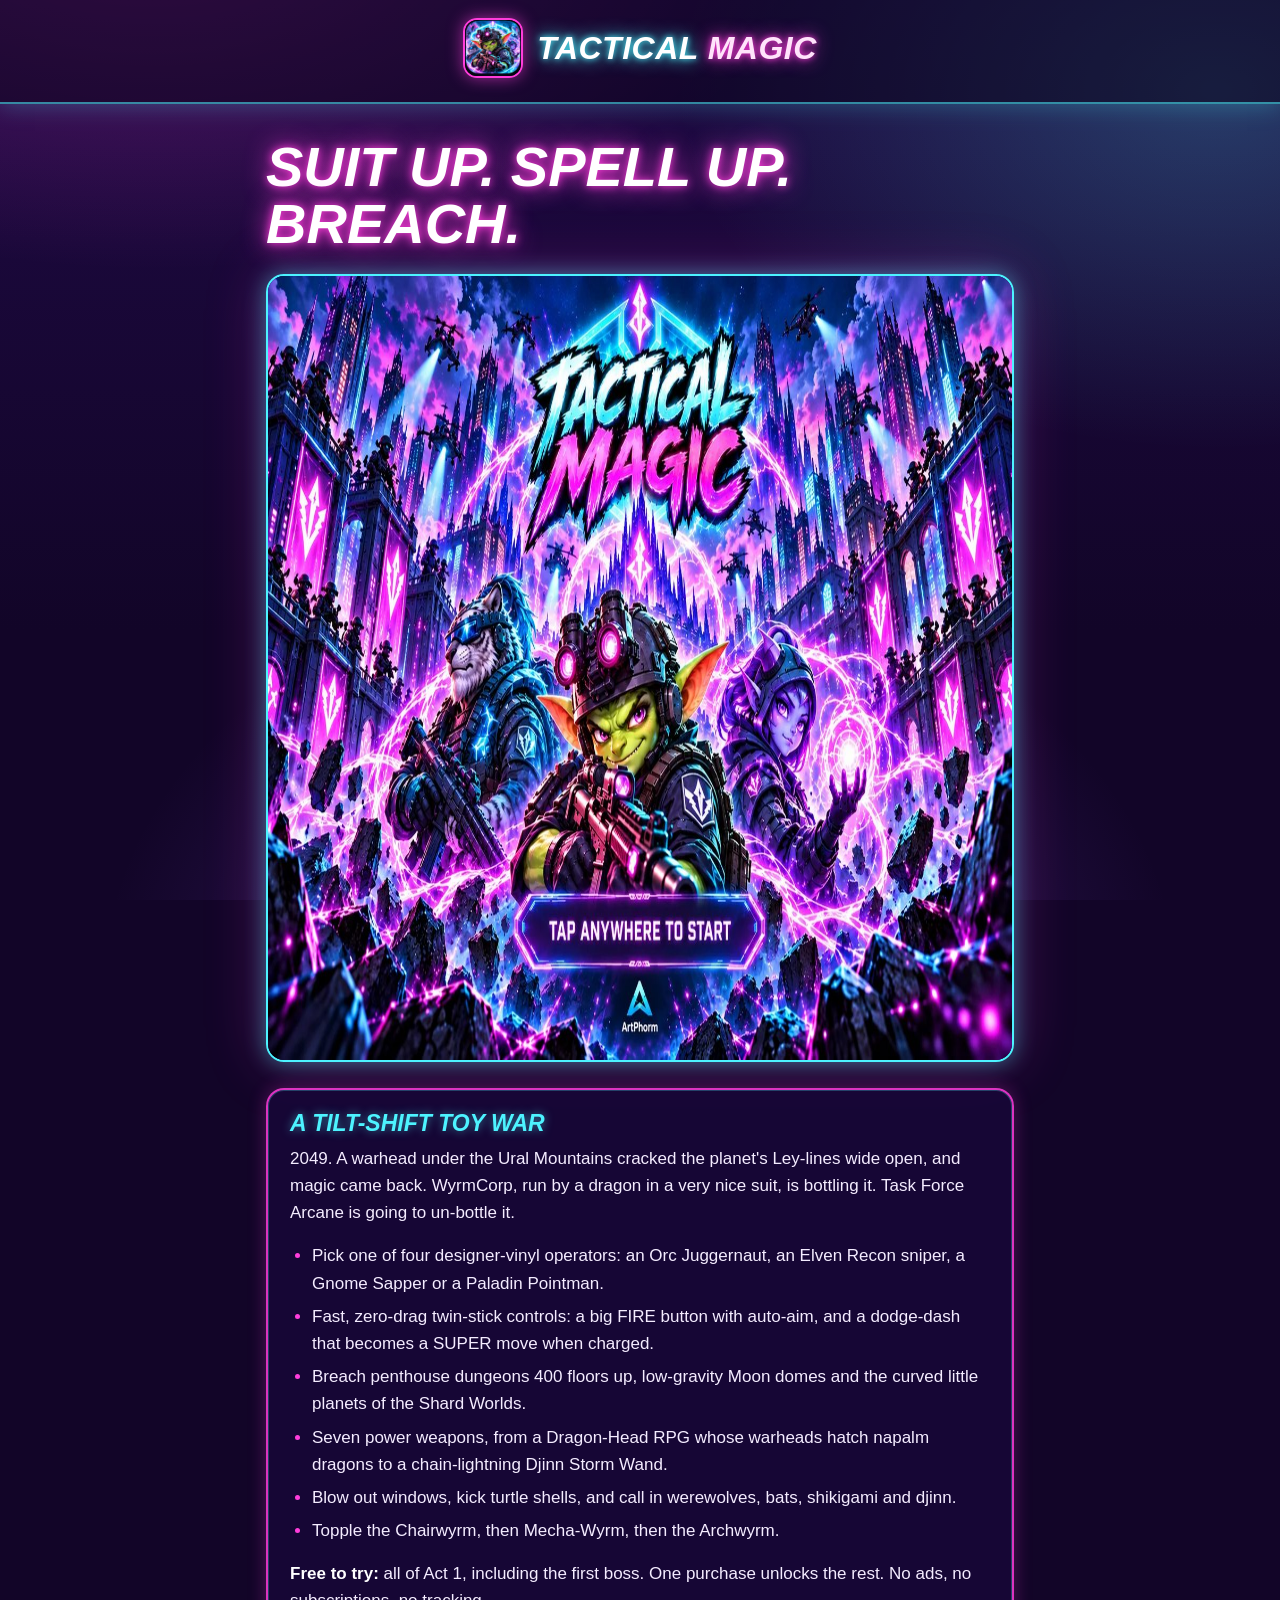
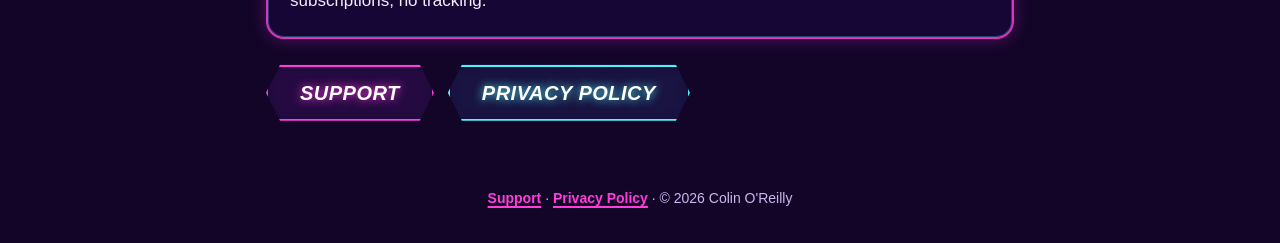
<file: index.html>
<!DOCTYPE html>
<html lang="en">
<head>
  <meta charset="utf-8">
  <meta name="viewport" content="width=device-width, initial-scale=1">
  <meta name="color-scheme" content="dark">
  <meta name="theme-color" content="#120528">
  <title>Tactical Magic</title>
  <meta name="description" content="Tactical Magic: a tilt-shift toy-soldier shooter for iPhone and iPad. Pick an orc, elf, gnome or paladin and breach a dragon CEO's tower.">
  <link rel="icon" href="icon.png">
  <link rel="apple-touch-icon" href="icon.png">
  <link rel="stylesheet" href="style.css">
</head>
<body>
  <header class="band">
    <a class="home" href="./"><img src="icon.png" alt="Tactical Magic app icon"><span class="logo">Tactical <em>Magic</em></span></a>
  </header>
  <main>
    <h1>Suit up. Spell up. Breach.</h1>
    <img class="hero" src="poster.jpg" width="1400" height="788" alt="Tactical Magic key art: a goblin commando in night-vision goggles aims a glowing rifle, flanked by a tiger operator and an elf sorceress, in front of a neon castle city">
    <section class="panel">
      <h2>A tilt-shift toy war</h2>
      <p>2049. A warhead under the Ural Mountains cracked the planet's Ley-lines wide open, and magic came back.
        WyrmCorp, run by a dragon in a very nice suit, is bottling it. Task Force Arcane is going to un-bottle it.</p>
      <ul>
        <li>Pick one of four designer-vinyl operators: an Orc Juggernaut, an Elven Recon sniper, a Gnome Sapper or a Paladin Pointman.</li>
        <li>Fast, zero-drag twin-stick controls: a big FIRE button with auto-aim, and a dodge-dash that becomes a SUPER move when charged.</li>
        <li>Breach penthouse dungeons 400 floors up, low-gravity Moon domes and the curved little planets of the Shard Worlds.</li>
        <li>Seven power weapons, from a Dragon-Head RPG whose warheads hatch napalm dragons to a chain-lightning Djinn Storm Wand.</li>
        <li>Blow out windows, kick turtle shells, and call in werewolves, bats, shikigami and djinn.</li>
        <li>Topple the Chairwyrm, then Mecha-Wyrm, then the Archwyrm.</li>
      </ul>
      <p><strong>Free to try:</strong> all of Act 1, including the first boss. One purchase unlocks the rest.
        No ads, no subscriptions, no tracking.</p>
    </section>
    <div class="links">
      <a class="button" href="support.html">Support</a>
      <a class="button alt" href="privacy.html">Privacy Policy</a>
    </div>
  </main>
  <footer><a href="support.html">Support</a> · <a href="privacy.html">Privacy Policy</a> · © 2026 Colin O'Reilly</footer>
</body>
</html>
</file>
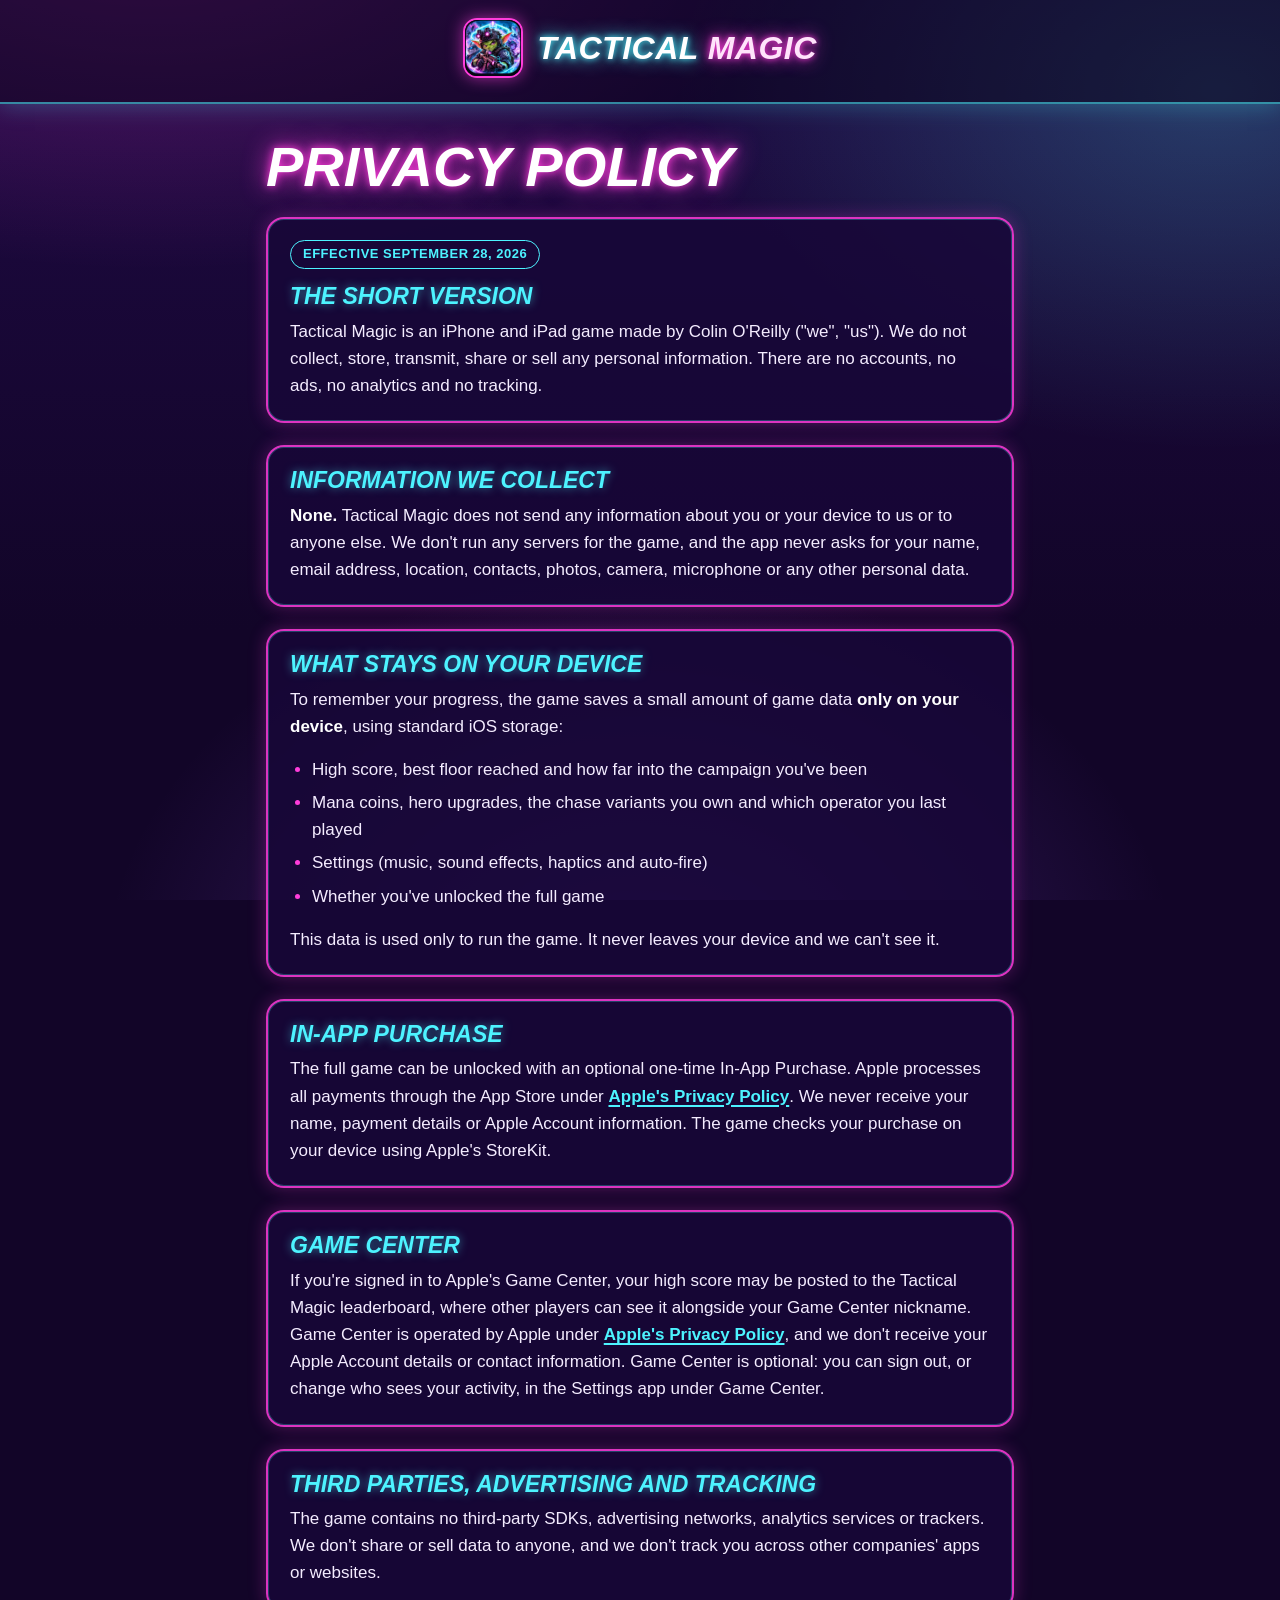
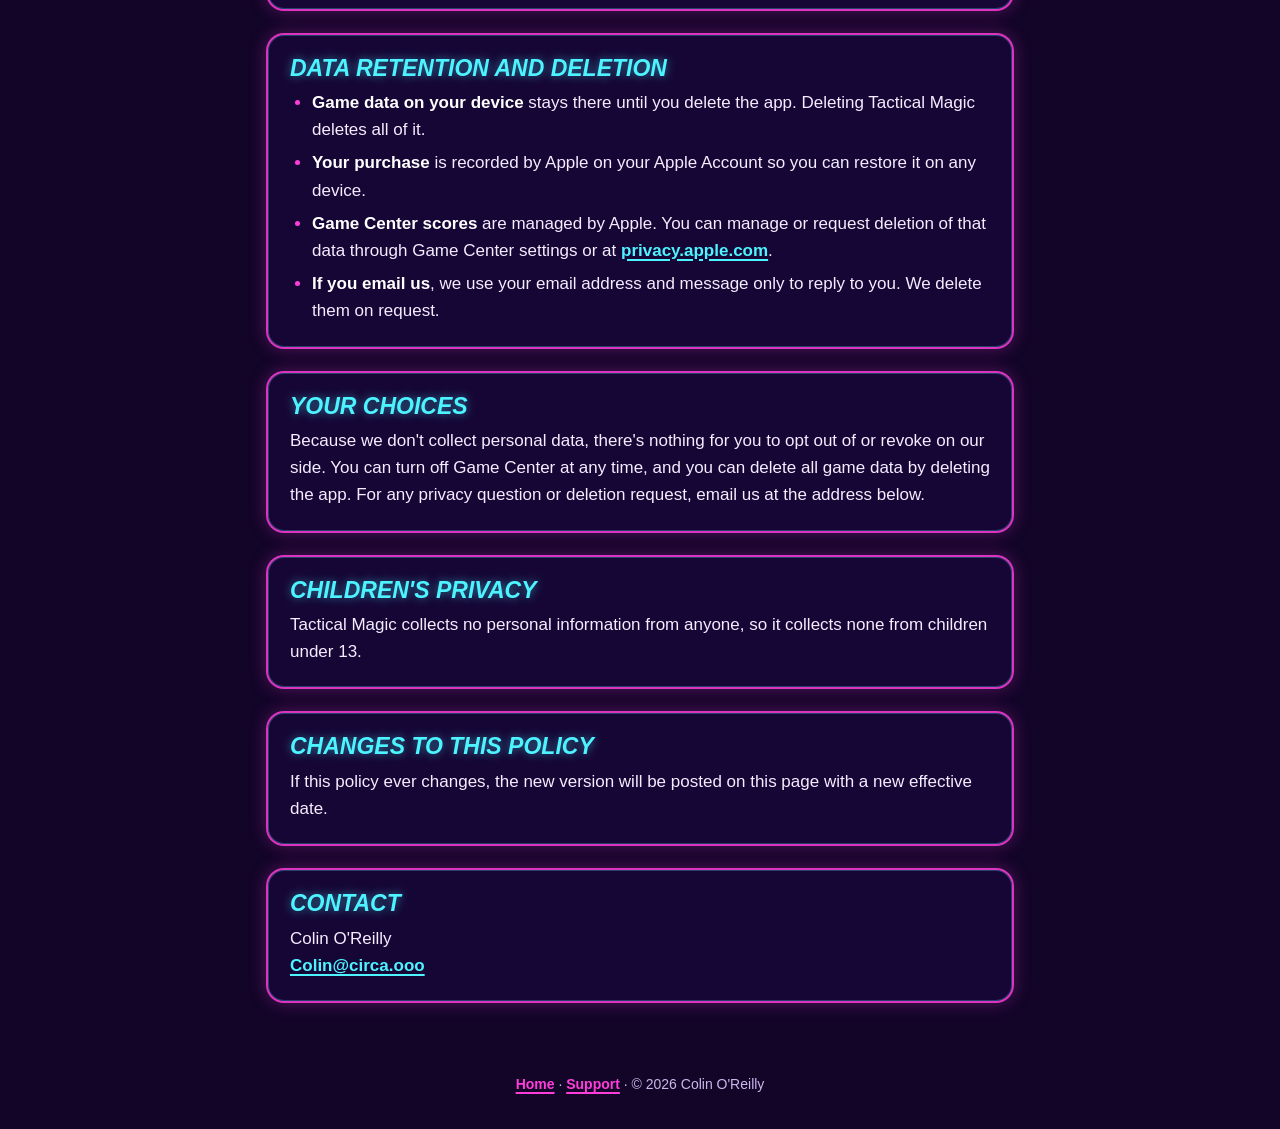
<file: privacy.html>
<!DOCTYPE html>
<html lang="en">
<head>
  <meta charset="utf-8">
  <meta name="viewport" content="width=device-width, initial-scale=1">
  <meta name="color-scheme" content="dark">
  <meta name="theme-color" content="#120528">
  <title>Privacy Policy · Tactical Magic</title>
  <meta name="description" content="Privacy policy for the Tactical Magic iOS game. No personal data is collected.">
  <link rel="icon" href="icon.png">
  <link rel="apple-touch-icon" href="icon.png">
  <link rel="stylesheet" href="style.css">
</head>
<body>
  <header class="band">
    <a class="home" href="./"><img src="icon.png" alt="Tactical Magic app icon"><span class="logo">Tactical <em>Magic</em></span></a>
  </header>
  <main>
    <h1>Privacy Policy</h1>

    <section class="panel">
      <span class="caption">Effective September 28, 2026</span>
      <h2>The short version</h2>
      <p>Tactical Magic is an iPhone and iPad game made by Colin O'Reilly ("we", "us"). We do not collect, store,
        transmit, share or sell any personal information. There are no accounts, no ads, no analytics and no tracking.</p>
    </section>

    <section class="panel">
      <h2>Information we collect</h2>
      <p><strong>None.</strong> Tactical Magic does not send any information about you or your device to us or to
        anyone else. We don't run any servers for the game, and the app never asks for your name, email address,
        location, contacts, photos, camera, microphone or any other personal data.</p>
    </section>

    <section class="panel">
      <h2>What stays on your device</h2>
      <p>To remember your progress, the game saves a small amount of game data <strong>only on your device</strong>,
        using standard iOS storage:</p>
      <ul>
        <li>High score, best floor reached and how far into the campaign you've been</li>
        <li>Mana coins, hero upgrades, the chase variants you own and which operator you last played</li>
        <li>Settings (music, sound effects, haptics and auto-fire)</li>
        <li>Whether you've unlocked the full game</li>
      </ul>
      <p>This data is used only to run the game. It never leaves your device and we can't see it.</p>
    </section>

    <section class="panel">
      <h2>In-App Purchase</h2>
      <p>The full game can be unlocked with an optional one-time In-App Purchase. Apple processes all payments through
        the App Store under <a href="https://www.apple.com/legal/privacy/">Apple's Privacy Policy</a>. We never receive
        your name, payment details or Apple Account information. The game checks your purchase on your device using
        Apple's StoreKit.</p>
    </section>

    <section class="panel">
      <h2>Game Center</h2>
      <p>If you're signed in to Apple's Game Center, your high score may be posted to the Tactical Magic leaderboard,
        where other players can see it alongside your Game Center nickname. Game Center is operated by Apple under
        <a href="https://www.apple.com/legal/privacy/">Apple's Privacy Policy</a>, and we don't receive your Apple Account
        details or contact information. Game Center is optional: you can sign out, or change who sees your activity,
        in the Settings app under Game Center.</p>
    </section>

    <section class="panel">
      <h2>Third parties, advertising and tracking</h2>
      <p>The game contains no third-party SDKs, advertising networks, analytics services or trackers. We don't share
        or sell data to anyone, and we don't track you across other companies' apps or websites.</p>
    </section>

    <section class="panel">
      <h2>Data retention and deletion</h2>
      <ul>
        <li><strong>Game data on your device</strong> stays there until you delete the app. Deleting Tactical Magic
          deletes all of it.</li>
        <li><strong>Your purchase</strong> is recorded by Apple on your Apple Account so you can restore it on any device.</li>
        <li><strong>Game Center scores</strong> are managed by Apple. You can manage or request deletion of that data
          through Game Center settings or at <a href="https://privacy.apple.com">privacy.apple.com</a>.</li>
        <li><strong>If you email us</strong>, we use your email address and message only to reply to you. We delete
          them on request.</li>
      </ul>
    </section>

    <section class="panel">
      <h2>Your choices</h2>
      <p>Because we don't collect personal data, there's nothing for you to opt out of or revoke on our side. You can
        turn off Game Center at any time, and you can delete all game data by deleting the app. For any privacy question
        or deletion request, email us at the address below.</p>
    </section>

    <section class="panel">
      <h2>Children's privacy</h2>
      <p>Tactical Magic collects no personal information from anyone, so it collects none from children under 13.</p>
    </section>

    <section class="panel">
      <h2>Changes to this policy</h2>
      <p>If this policy ever changes, the new version will be posted on this page with a new effective date.</p>
    </section>

    <section class="panel">
      <h2>Contact</h2>
      <p>Colin O'Reilly<br><a href="mailto:Colin@circa.ooo?subject=Tactical%20Magic%20Privacy">Colin@circa.ooo</a></p>
    </section>
  </main>
  <footer><a href="./">Home</a> · <a href="support.html">Support</a> · © 2026 Colin O'Reilly</footer>
</body>
</html>
</file>
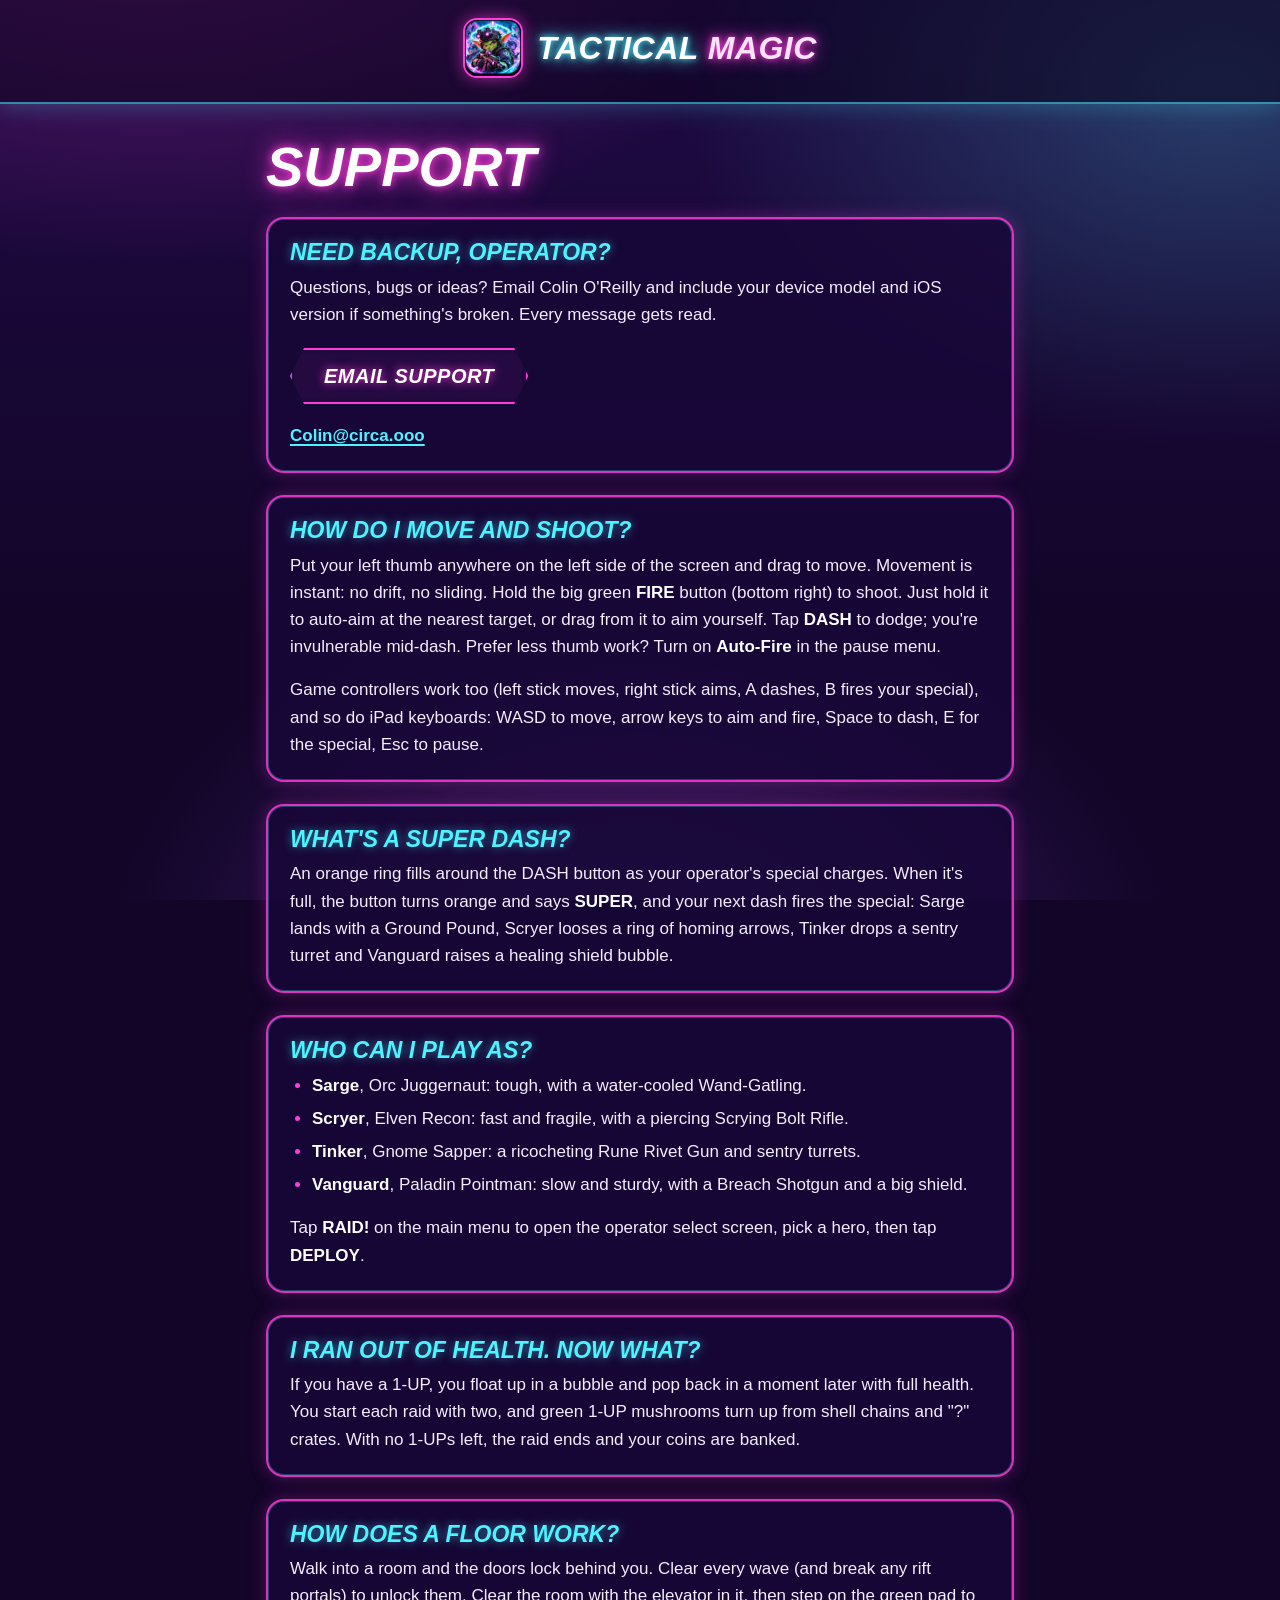
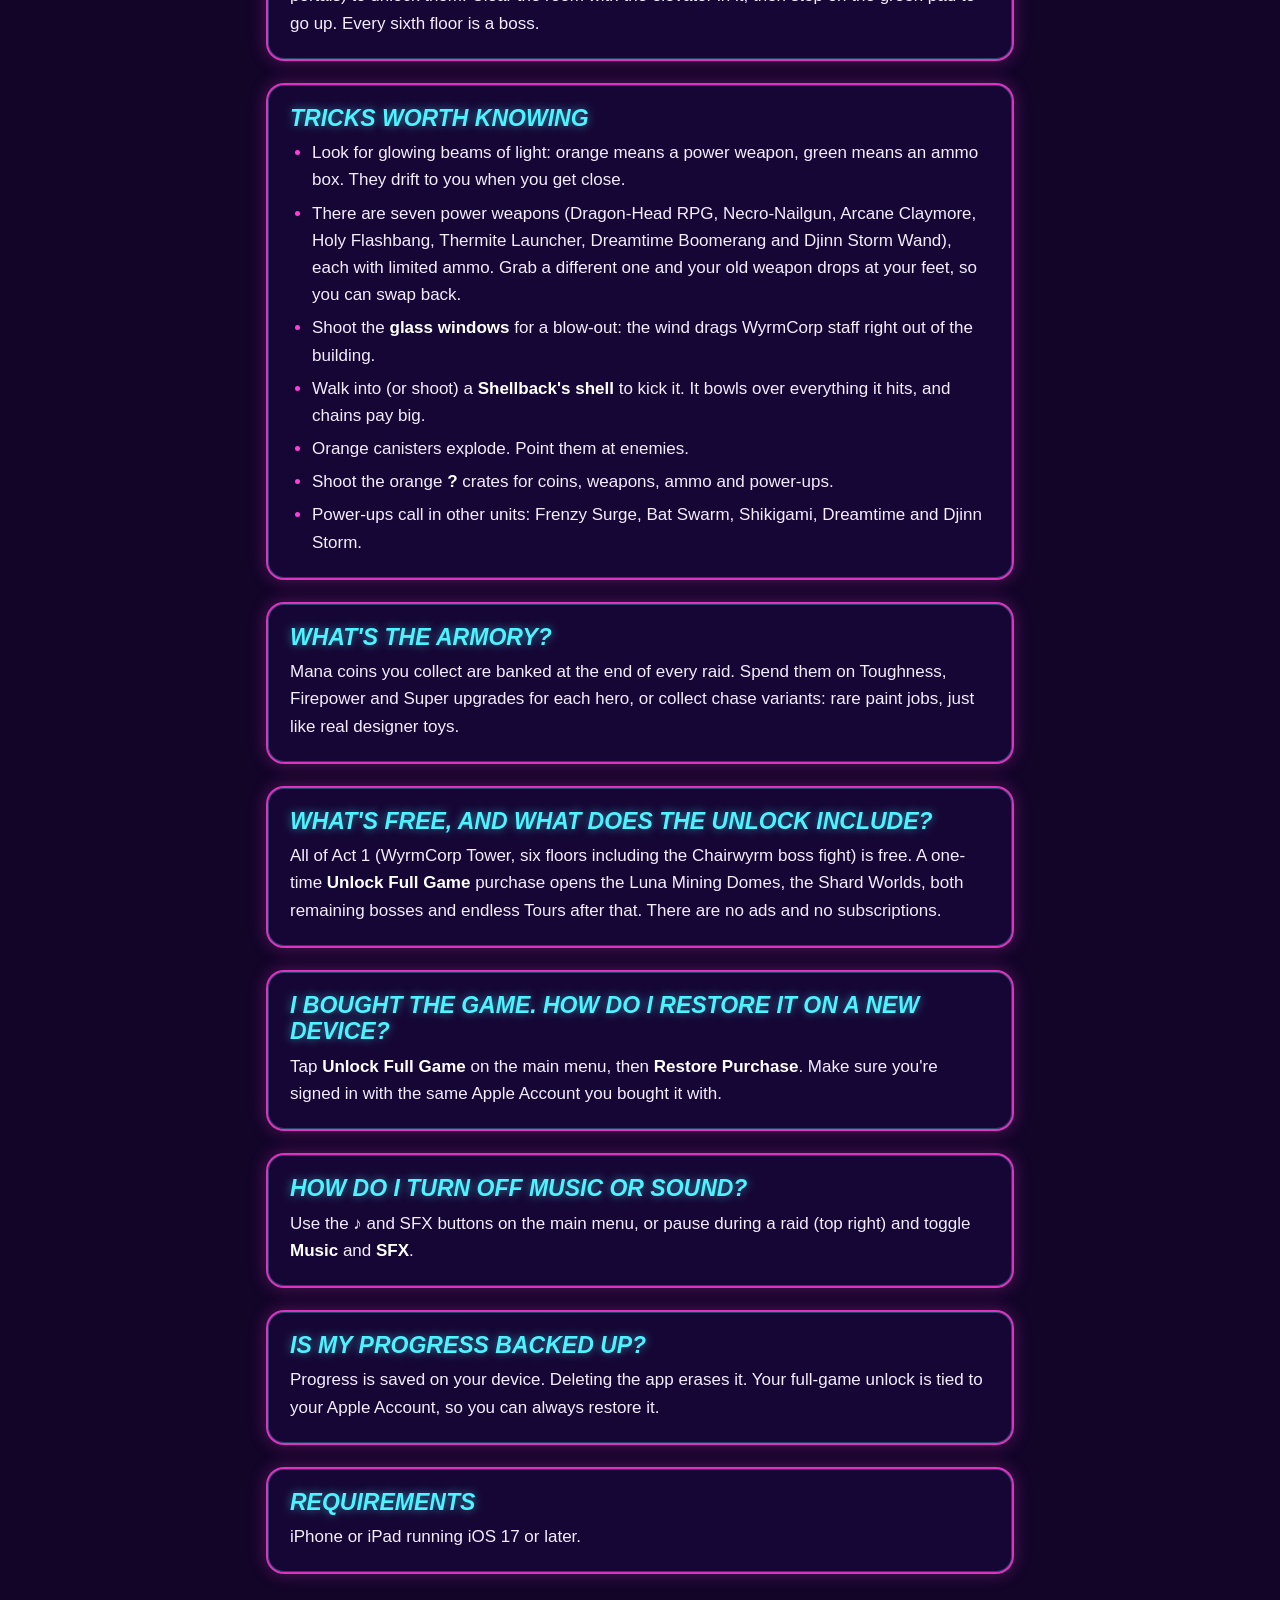
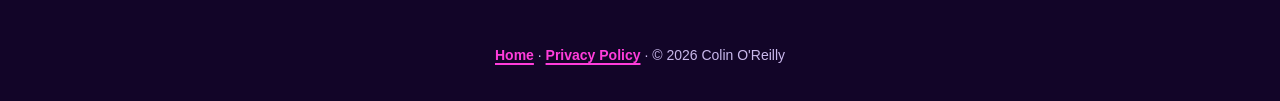
<file: support.html>
<!DOCTYPE html>
<html lang="en">
<head>
  <meta charset="utf-8">
  <meta name="viewport" content="width=device-width, initial-scale=1">
  <meta name="color-scheme" content="dark">
  <meta name="theme-color" content="#120528">
  <title>Support · Tactical Magic</title>
  <meta name="description" content="Help and FAQ for the Tactical Magic iOS game.">
  <link rel="icon" href="icon.png">
  <link rel="apple-touch-icon" href="icon.png">
  <link rel="stylesheet" href="style.css">
</head>
<body>
  <header class="band">
    <a class="home" href="./"><img src="icon.png" alt="Tactical Magic app icon"><span class="logo">Tactical <em>Magic</em></span></a>
  </header>
  <main>
    <h1>Support</h1>

    <section class="panel">
      <h2>Need backup, operator?</h2>
      <p>Questions, bugs or ideas? Email Colin O'Reilly and include your device model and iOS version if something's broken.
        Every message gets read.</p>
      <a class="button" href="mailto:Colin@circa.ooo?subject=Tactical%20Magic%20Support">Email Support</a>
      <p><a href="mailto:Colin@circa.ooo?subject=Tactical%20Magic%20Support">Colin@circa.ooo</a></p>
    </section>

    <section class="panel">
      <h2>How do I move and shoot?</h2>
      <p>Put your left thumb anywhere on the left side of the screen and drag to move. Movement is instant: no drift,
        no sliding. Hold the big green <strong>FIRE</strong> button (bottom right) to shoot. Just hold it to auto-aim at
        the nearest target, or drag from it to aim yourself. Tap <strong>DASH</strong> to dodge; you're invulnerable
        mid-dash. Prefer less thumb work? Turn on <strong>Auto-Fire</strong> in the pause menu.</p>
      <p>Game controllers work too (left stick moves, right stick aims, A dashes, B fires your special), and so do iPad
        keyboards: WASD to move, arrow keys to aim and fire, Space to dash, E for the special, Esc to pause.</p>
    </section>

    <section class="panel">
      <h2>What's a SUPER dash?</h2>
      <p>An orange ring fills around the DASH button as your operator's special charges. When it's full, the button
        turns orange and says <strong>SUPER</strong>, and your next dash fires the special: Sarge lands with a Ground
        Pound, Scryer looses a ring of homing arrows, Tinker drops a sentry turret and Vanguard raises a healing shield
        bubble.</p>
    </section>

    <section class="panel">
      <h2>Who can I play as?</h2>
      <ul>
        <li><strong>Sarge</strong>, Orc Juggernaut: tough, with a water-cooled Wand-Gatling.</li>
        <li><strong>Scryer</strong>, Elven Recon: fast and fragile, with a piercing Scrying Bolt Rifle.</li>
        <li><strong>Tinker</strong>, Gnome Sapper: a ricocheting Rune Rivet Gun and sentry turrets.</li>
        <li><strong>Vanguard</strong>, Paladin Pointman: slow and sturdy, with a Breach Shotgun and a big shield.</li>
      </ul>
      <p>Tap <strong>RAID!</strong> on the main menu to open the operator select screen, pick a hero, then tap <strong>DEPLOY</strong>.</p>
    </section>

    <section class="panel">
      <h2>I ran out of health. Now what?</h2>
      <p>If you have a 1-UP, you float up in a bubble and pop back in a moment later with full health. You start each
        raid with two, and green 1-UP mushrooms turn up from shell chains and "?" crates. With no 1-UPs left, the raid
        ends and your coins are banked.</p>
    </section>

    <section class="panel">
      <h2>How does a floor work?</h2>
      <p>Walk into a room and the doors lock behind you. Clear every wave (and break any rift portals) to unlock them.
        Clear the room with the elevator in it, then step on the green pad to go up. Every sixth floor is a boss.</p>
    </section>

    <section class="panel">
      <h2>Tricks worth knowing</h2>
      <ul>
        <li>Look for glowing beams of light: orange means a power weapon, green means an ammo box. They drift to you
          when you get close.</li>
        <li>There are seven power weapons (Dragon-Head RPG, Necro-Nailgun, Arcane Claymore, Holy Flashbang, Thermite
          Launcher, Dreamtime Boomerang and Djinn Storm Wand), each with limited ammo. Grab a different one and your old
          weapon drops at your feet, so you can swap back.</li>
        <li>Shoot the <strong>glass windows</strong> for a blow-out: the wind drags WyrmCorp staff right out of the building.</li>
        <li>Walk into (or shoot) a <strong>Shellback's shell</strong> to kick it. It bowls over everything it hits, and chains pay big.</li>
        <li>Orange canisters explode. Point them at enemies.</li>
        <li>Shoot the orange <strong>?</strong> crates for coins, weapons, ammo and power-ups.</li>
        <li>Power-ups call in other units: Frenzy Surge, Bat Swarm, Shikigami, Dreamtime and Djinn Storm.</li>
      </ul>
    </section>

    <section class="panel">
      <h2>What's the Armory?</h2>
      <p>Mana coins you collect are banked at the end of every raid. Spend them on Toughness, Firepower and Super
        upgrades for each hero, or collect chase variants: rare paint jobs, just like real designer toys.</p>
    </section>

    <section class="panel">
      <h2>What's free, and what does the unlock include?</h2>
      <p>All of Act 1 (WyrmCorp Tower, six floors including the Chairwyrm boss fight) is free. A one-time
        <strong>Unlock Full Game</strong> purchase opens the Luna Mining Domes, the Shard Worlds, both remaining bosses
        and endless Tours after that. There are no ads and no subscriptions.</p>
    </section>

    <section class="panel">
      <h2>I bought the game. How do I restore it on a new device?</h2>
      <p>Tap <strong>Unlock Full Game</strong> on the main menu, then <strong>Restore Purchase</strong>. Make sure
        you're signed in with the same Apple Account you bought it with.</p>
    </section>

    <section class="panel">
      <h2>How do I turn off music or sound?</h2>
      <p>Use the ♪ and SFX buttons on the main menu, or pause during a raid (top right) and toggle
        <strong>Music</strong> and <strong>SFX</strong>.</p>
    </section>

    <section class="panel">
      <h2>Is my progress backed up?</h2>
      <p>Progress is saved on your device. Deleting the app erases it. Your full-game unlock is tied to your Apple
        Account, so you can always restore it.</p>
    </section>

    <section class="panel">
      <h2>Requirements</h2>
      <p>iPhone or iPad running iOS 17 or later.</p>
    </section>
  </main>
  <footer><a href="./">Home</a> · <a href="privacy.html">Privacy Policy</a> · © 2026 Colin O'Reilly</footer>
</body>
</html>
</file>
<file: style.css>
/* Tactical Magic support site: neon cyan and magenta on deep purple, to match the key art.
   No web fonts or third-party requests, so the privacy page's promises hold for the site too. */
:root {
  --bg: #120528;
  --bg-2: #1f0a45;
  --glass: rgba(24, 8, 56, 0.86);
  --ink: #f4ecff;
  --muted: #c9b8ec;
  --cyan: #4df3ff;
  --magenta: #ff3ddb;
  --violet: #9e5cff;
  --lime: #b8ff42;
  --display: "Futura", "Futura-CondensedExtraBold", "Avenir Next Condensed", "Arial Narrow", Impact, sans-serif;
  --body: -apple-system, BlinkMacSystemFont, "Helvetica Neue", Arial, sans-serif;
}

* { box-sizing: border-box; }

html { background: var(--bg); }

body {
  margin: 0;
  color: var(--ink);
  font-family: var(--body);
  font-size: 17px;
  line-height: 1.6;
  background:
    radial-gradient(1100px 600px at 12% -10%, rgba(255, 61, 219, 0.28), transparent 60%),
    radial-gradient(900px 600px at 95% 10%, rgba(77, 243, 255, 0.22), transparent 60%),
    radial-gradient(900px 700px at 50% 110%, rgba(158, 92, 255, 0.3), transparent 60%),
    linear-gradient(180deg, var(--bg-2) 0%, var(--bg) 70%);
  background-attachment: fixed;
  min-height: 100vh;
}

a { color: var(--cyan); font-weight: 700; text-decoration-thickness: 2px; text-underline-offset: 3px; }
a:hover { color: #fff; text-shadow: 0 0 10px var(--cyan); }
a:focus-visible { outline: 3px solid var(--magenta); outline-offset: 3px; border-radius: 4px; }

/* Header band */
.band {
  padding: 18px 16px 16px;
  text-align: center;
  border-bottom: 2px solid rgba(77, 243, 255, 0.55);
  box-shadow: 0 2px 22px rgba(77, 243, 255, 0.25);
  background: rgba(10, 2, 26, 0.55);
}
.band a.home { display: inline-flex; align-items: center; gap: 14px; text-decoration: none; }
.band img {
  width: 60px; height: 60px; border-radius: 14px;
  border: 2px solid var(--magenta);
  box-shadow: 0 0 16px rgba(255, 61, 219, 0.6);
}
.logo {
  font-family: var(--display);
  font-weight: 900;
  font-style: italic;
  font-size: 32px;
  letter-spacing: 0.5px;
  line-height: 1;
  text-transform: uppercase;
  color: #fff;
  text-shadow: 0 0 6px var(--cyan), 0 0 18px var(--cyan);
}
.logo em { font-style: italic; color: #ffe3fb; text-shadow: 0 0 6px var(--magenta), 0 0 18px var(--magenta); }

main { max-width: 780px; margin: 0 auto; padding: 26px 16px 48px; }

h1 {
  font-family: var(--display);
  font-weight: 900;
  font-style: italic;
  text-transform: uppercase;
  font-size: clamp(34px, 8vw, 56px);
  line-height: 1.02;
  margin: 8px 0 22px;
  color: #fff;
  text-shadow: 0 0 8px var(--magenta), 0 0 26px var(--magenta);
}

.hero {
  display: block;
  width: 100%;
  margin: 0 0 26px;
  border-radius: 18px;
  border: 2px solid var(--cyan);
  box-shadow: 0 0 22px rgba(77, 243, 255, 0.45), 0 0 60px rgba(255, 61, 219, 0.25);
}

.panel {
  background: var(--glass);
  border: 2px solid rgba(255, 61, 219, 0.85);
  border-radius: 18px;
  box-shadow: 0 0 18px rgba(255, 61, 219, 0.28), inset 0 0 0 1px rgba(77, 243, 255, 0.25);
  padding: 20px 22px 6px;
  margin-bottom: 22px;
}
.panel h2 {
  font-family: var(--display);
  font-weight: 900;
  font-style: italic;
  text-transform: uppercase;
  font-size: 23px;
  line-height: 1.15;
  margin: 0 0 8px;
  color: var(--cyan);
  text-shadow: 0 0 10px rgba(77, 243, 255, 0.55);
}
.panel p, .panel ul { margin: 0 0 16px; }
.panel ul { padding-left: 22px; }
.panel li { margin-bottom: 6px; }
.panel li::marker { color: var(--magenta); }
.panel strong { color: #fff; }

.caption {
  display: inline-block;
  border: 1.5px solid var(--cyan);
  color: var(--cyan);
  border-radius: 999px;
  font-weight: 800;
  text-transform: uppercase;
  font-size: 13px;
  letter-spacing: 0.5px;
  padding: 3px 12px;
  margin-bottom: 14px;
}

/* The poster's plate: a pointed-end neon button. */
.button {
  display: inline-block;
  color: #fff;
  text-decoration: none;
  font-family: var(--display);
  font-weight: 900;
  font-style: italic;
  text-transform: uppercase;
  font-size: 20px;
  letter-spacing: 0.5px;
  padding: 12px 34px;
  margin: 4px 0 18px;
  background: rgba(24, 8, 56, 0.9);
  clip-path: polygon(14px 0, calc(100% - 14px) 0, 100% 50%, calc(100% - 14px) 100%, 14px 100%, 0 50%);
  box-shadow: inset 0 0 0 2px var(--magenta);
  text-shadow: 0 0 10px var(--magenta);
  filter: drop-shadow(0 0 8px rgba(255, 61, 219, 0.7));
}
.button:hover { background: rgba(255, 61, 219, 0.25); color: #fff; }
.button.alt { box-shadow: inset 0 0 0 2px var(--cyan); text-shadow: 0 0 10px var(--cyan); filter: drop-shadow(0 0 8px rgba(77, 243, 255, 0.6)); }

.links { display: flex; flex-wrap: wrap; gap: 14px; }

footer { text-align: center; color: var(--muted); font-size: 14px; padding: 0 16px 34px; }
footer a { color: var(--magenta); }

@media (max-width: 480px) {
  body { font-size: 16px; }
  .logo { font-size: 26px; }
  .band img { width: 50px; height: 50px; }
  .panel { padding: 18px 16px 4px; }
}
</file>
